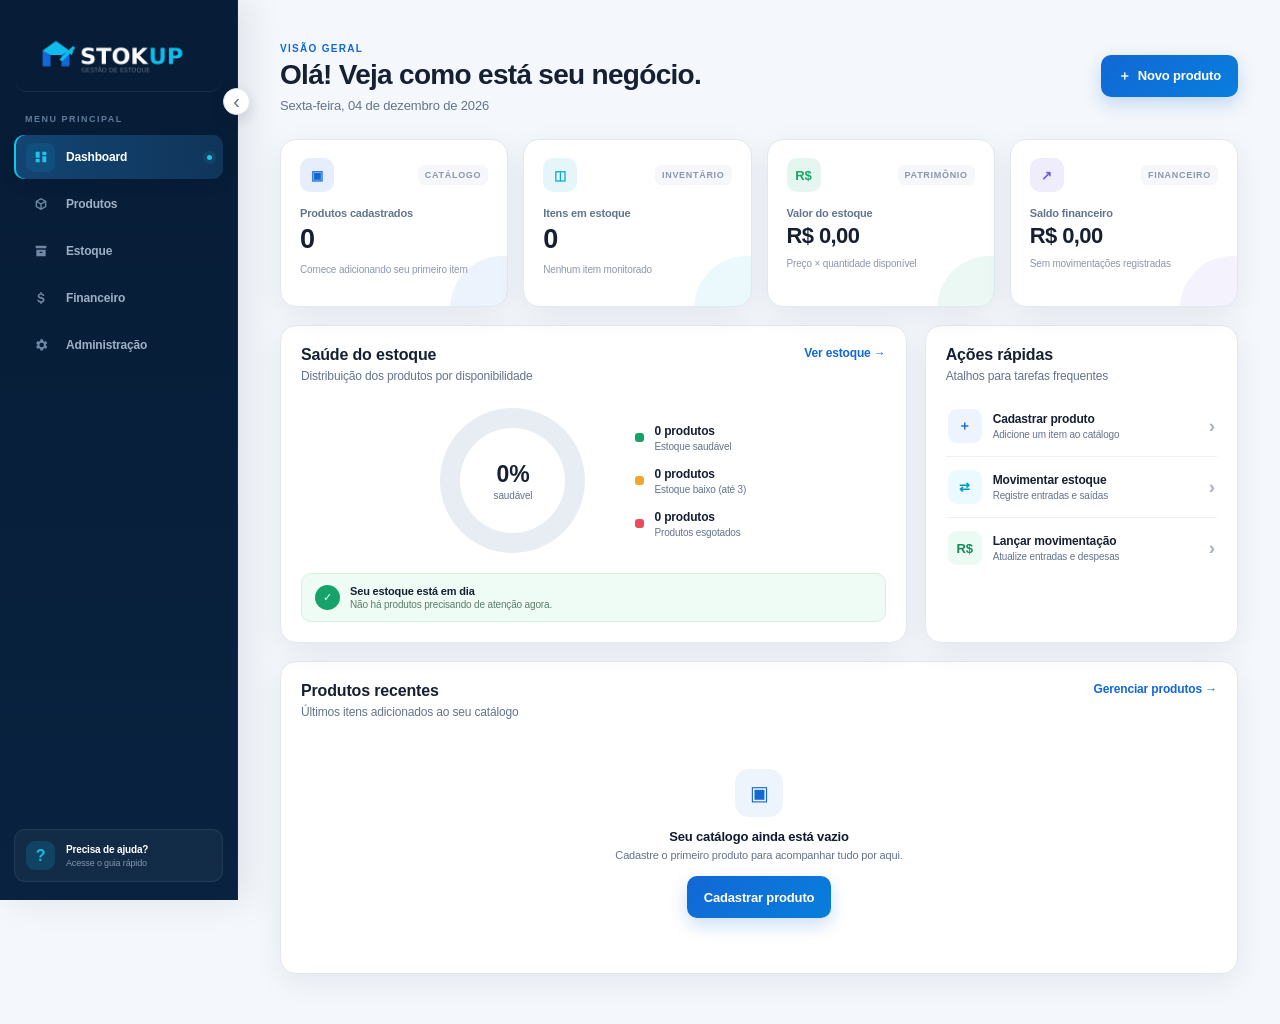
<file: index.html>
<!DOCTYPE html>
<html lang="pt-BR">
<head>
  <meta charset="UTF-8">
  <meta name="viewport" content="width=device-width, initial-scale=1.0">
  <meta name="description" content="Painel de gestão de estoque StokUP">
  <title>StokUP | Dashboard</title>
  <link rel="stylesheet" href="style.css">
</head>
<body>
  <div class="container">
    <aside class="sidebar">
      <a href="index.html" class="brand" aria-label="Ir para o dashboard">
        <img src="logo-stokup.png" alt="StokUP" class="logo-stokup">
      </a>
      <p class="nav-label">MENU PRINCIPAL</p>
      <nav aria-label="Menu principal"><ul>
        <li><a href="index.html" class="ativo">Dashboard</a></li>
        <li><a href="produtos.html">Produtos</a></li>
        <li><a href="estoque.html">Estoque</a></li>
        <li><a href="financeiro.html">Financeiro</a></li>
        <li><a href="administracao.html">Administração</a></li>
      </ul></nav>
      <div class="sidebar-footer">
        <div class="sidebar-help-icon" aria-hidden="true">?</div>
        <div><strong>Precisa de ajuda?</strong><span>Acesse o guia rápido</span></div>
      </div>
    </aside>

    <main class="main-content dashboard-page">
      <header class="page-header">
        <div>
          <span class="eyebrow">VISÃO GERAL</span>
          <h1>Olá! Veja como está seu negócio.</h1>
          <p id="dataAtual">Acompanhe os principais números da sua operação.</p>
        </div>
        <a class="primary-button" href="produtos.html#novo-produto"><span aria-hidden="true">＋</span> Novo produto</a>
      </header>

      <section class="metric-grid" aria-label="Resumo da operação">
        <article class="metric-card metric-blue">
          <div class="metric-top"><span class="metric-icon" aria-hidden="true">▣</span><span class="metric-tag">Catálogo</span></div>
          <p class="metric-label">Produtos cadastrados</p><strong class="metric-value" id="totalProdutos">0</strong>
          <span class="metric-detail" id="produtosDetail">Comece adicionando seu primeiro item</span>
        </article>
        <article class="metric-card metric-cyan">
          <div class="metric-top"><span class="metric-icon" aria-hidden="true">◫</span><span class="metric-tag">Inventário</span></div>
          <p class="metric-label">Itens em estoque</p><strong class="metric-value" id="totalEstoque">0</strong>
          <span class="metric-detail" id="estoqueDetail">Nenhum item monitorado</span>
        </article>
        <article class="metric-card metric-green">
          <div class="metric-top"><span class="metric-icon" aria-hidden="true">R$</span><span class="metric-tag">Patrimônio</span></div>
          <p class="metric-label">Valor do estoque</p><strong class="metric-value money" id="valorEstoque">R$ 0,00</strong>
          <span class="metric-detail">Preço × quantidade disponível</span>
        </article>
        <article class="metric-card metric-purple">
          <div class="metric-top"><span class="metric-icon" aria-hidden="true">↗</span><span class="metric-tag">Financeiro</span></div>
          <p class="metric-label">Saldo financeiro</p><strong class="metric-value money" id="totalFinanceiro">R$ 0,00</strong>
          <span class="metric-detail" id="financeiroDetail">Sem movimentações registradas</span>
        </article>
      </section>

      <section class="dashboard-grid">
        <article class="panel stock-panel">
          <div class="panel-header">
            <div><h2>Saúde do estoque</h2><p>Distribuição dos produtos por disponibilidade</p></div>
            <a href="estoque.html" class="text-link">Ver estoque <span>→</span></a>
          </div>
          <div class="stock-summary">
            <div class="donut" id="stockDonut" style="--available:0;--low:0" role="img" aria-label="Distribuição do estoque"><div><strong id="percentualSaudavel">0%</strong><span>saudável</span></div></div>
            <div class="stock-legend">
              <div><span class="legend-dot available"></span><p><strong id="estoqueSaudavel">0 produtos</strong><small>Estoque saudável</small></p></div>
              <div><span class="legend-dot low"></span><p><strong id="estoqueBaixo">0 produtos</strong><small>Estoque baixo (até 3)</small></p></div>
              <div><span class="legend-dot out"></span><p><strong id="estoqueEsgotado">0 produtos</strong><small>Produtos esgotados</small></p></div>
            </div>
          </div>
          <div class="stock-alert" id="stockAlert"><span aria-hidden="true">✓</span><p><strong>Seu estoque está em dia</strong><small>Não há produtos precisando de atenção agora.</small></p></div>
        </article>

        <article class="panel quick-panel">
          <div class="panel-header"><div><h2>Ações rápidas</h2><p>Atalhos para tarefas frequentes</p></div></div>
          <div class="quick-actions">
            <a href="produtos.html#novo-produto"><span class="quick-icon blue">＋</span><p><strong>Cadastrar produto</strong><small>Adicione um item ao catálogo</small></p><b>›</b></a>
            <a href="estoque.html"><span class="quick-icon cyan">⇄</span><p><strong>Movimentar estoque</strong><small>Registre entradas e saídas</small></p><b>›</b></a>
            <a href="financeiro.html"><span class="quick-icon green">R$</span><p><strong>Lançar movimentação</strong><small>Atualize entradas e despesas</small></p><b>›</b></a>
          </div>
        </article>
      </section>

      <section class="panel recent-panel">
        <div class="panel-header"><div><h2>Produtos recentes</h2><p>Últimos itens adicionados ao seu catálogo</p></div><a href="produtos.html" class="text-link">Gerenciar produtos <span>→</span></a></div>
        <div id="produtosRecentes" class="recent-products"></div>
      </section>
    </main>
  </div>
  <script src="menu.js"></script>
  <script src="admin.js"></script>
</body>
</html>
</file>
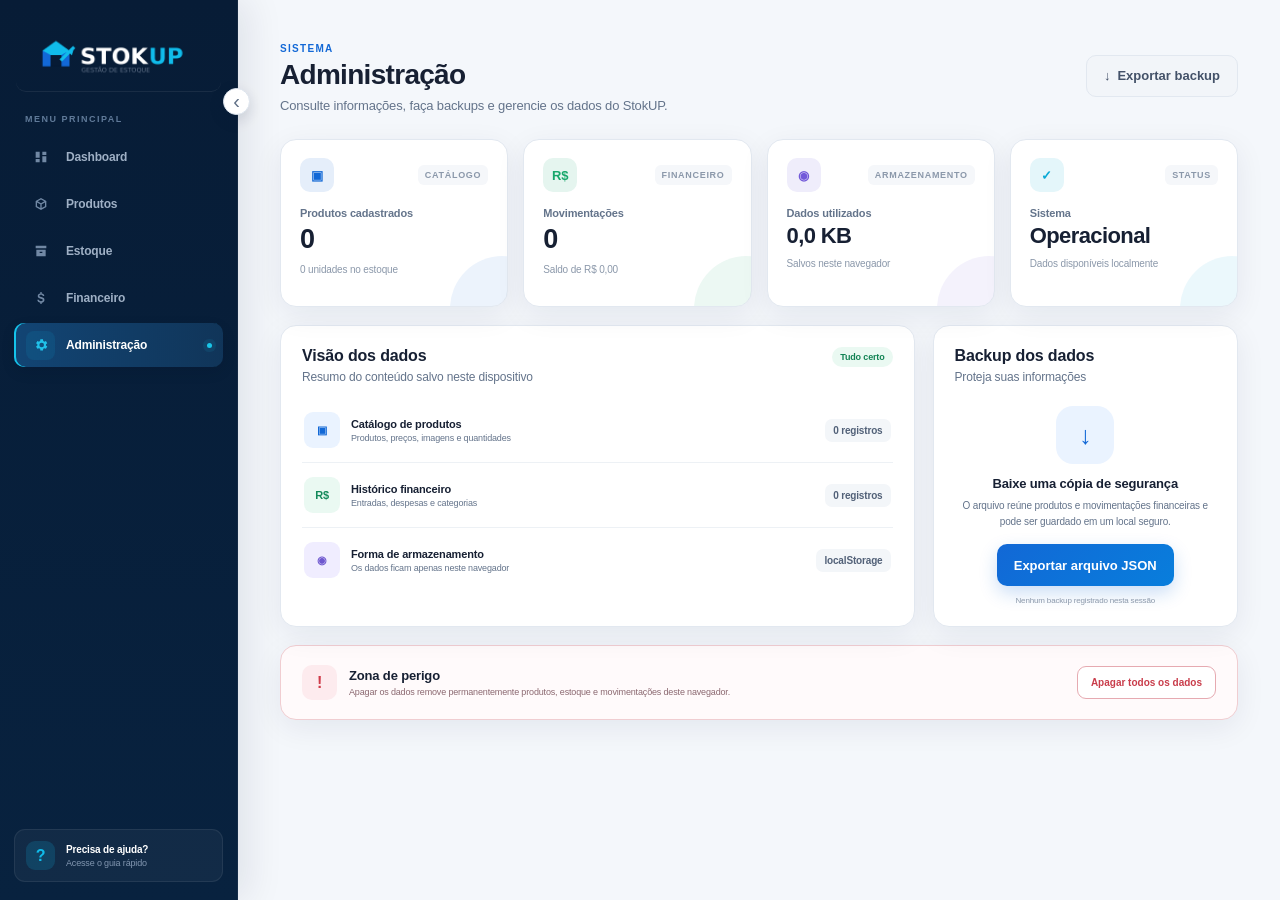
<file: administracao.html>
<!DOCTYPE html>
<html lang="pt-BR"><head><meta charset="UTF-8"><meta name="viewport" content="width=device-width, initial-scale=1.0"><meta name="description" content="Administração StokUP"><title>StokUP | Administração</title><link rel="stylesheet" href="style.css"></head>
<body><div class="container">
  <aside class="sidebar"><a href="index.html" class="brand" aria-label="Ir para o dashboard"><img src="logo-stokup.png" alt="StokUP" class="logo-stokup"></a><p class="nav-label">MENU PRINCIPAL</p><nav aria-label="Menu principal"><ul><li><a href="index.html">Dashboard</a></li><li><a href="produtos.html">Produtos</a></li><li><a href="estoque.html">Estoque</a></li><li><a href="financeiro.html">Financeiro</a></li><li><a href="administracao.html" class="ativo">Administração</a></li></ul></nav><div class="sidebar-footer"><div class="sidebar-help-icon">?</div><div><strong>Precisa de ajuda?</strong><span>Acesse o guia rápido</span></div></div></aside>
  <main class="main-content admin-page">
    <header class="page-header"><div><span class="eyebrow">SISTEMA</span><h1>Administração</h1><p>Consulte informações, faça backups e gerencie os dados do StokUP.</p></div><button class="secondary-button" id="exportarDados" type="button"><span>↓</span> Exportar backup</button></header>
    <section class="metric-grid admin-metrics">
      <article class="metric-card metric-blue"><div class="metric-top"><span class="metric-icon">▣</span><span class="metric-tag">Catálogo</span></div><p class="metric-label">Produtos cadastrados</p><strong class="metric-value" id="admProdutos">0</strong><span class="metric-detail" id="admUnidades">0 unidades no estoque</span></article>
      <article class="metric-card metric-green"><div class="metric-top"><span class="metric-icon">R$</span><span class="metric-tag">Financeiro</span></div><p class="metric-label">Movimentações</p><strong class="metric-value" id="admFinanceiro">0</strong><span class="metric-detail" id="admSaldo">Saldo de R$ 0,00</span></article>
      <article class="metric-card metric-purple"><div class="metric-top"><span class="metric-icon">◉</span><span class="metric-tag">Armazenamento</span></div><p class="metric-label">Dados utilizados</p><strong class="metric-value money" id="admStorage">0 KB</strong><span class="metric-detail">Salvos neste navegador</span></article>
      <article class="metric-card metric-cyan"><div class="metric-top"><span class="metric-icon">✓</span><span class="metric-tag">Status</span></div><p class="metric-label">Sistema</p><strong class="metric-value money">Operacional</strong><span class="metric-detail">Dados disponíveis localmente</span></article>
    </section>
    <section class="admin-grid">
      <article class="panel data-panel"><div class="panel-header"><div><h2>Visão dos dados</h2><p>Resumo do conteúdo salvo neste dispositivo</p></div><span class="status-pill normal">Tudo certo</span></div><div class="data-list"><div><span class="data-icon blue">▣</span><p><strong>Catálogo de produtos</strong><small>Produtos, preços, imagens e quantidades</small></p><b id="dataProdutos">0 registros</b></div><div><span class="data-icon green">R$</span><p><strong>Histórico financeiro</strong><small>Entradas, despesas e categorias</small></p><b id="dataFinanceiro">0 registros</b></div><div><span class="data-icon purple">◉</span><p><strong>Forma de armazenamento</strong><small>Os dados ficam apenas neste navegador</small></p><b>localStorage</b></div></div></article>
      <article class="panel backup-panel"><div class="panel-header"><div><h2>Backup dos dados</h2><p>Proteja suas informações</p></div></div><div class="backup-illustration">↓</div><h3>Baixe uma cópia de segurança</h3><p>O arquivo reúne produtos e movimentações financeiras e pode ser guardado em um local seguro.</p><button class="primary-button" id="exportarDadosCard" type="button">Exportar arquivo JSON</button><small id="ultimoBackup">Nenhum backup registrado nesta sessão</small></article>
    </section>
    <section class="panel danger-zone"><div class="danger-copy"><span>!</span><div><h2>Zona de perigo</h2><p>Apagar os dados remove permanentemente produtos, estoque e movimentações deste navegador.</p></div></div><button class="danger-outline" id="limpar" type="button">Apagar todos os dados</button></section>
  </main>
</div><dialog id="dialogLimpar" class="confirm-dialog"><div class="dialog-icon">!</div><h2>Apagar todos os dados?</h2><p>Produtos, quantidades e movimentações financeiras serão excluídos permanentemente deste navegador.</p><label class="confirmation-check"><input type="checkbox" id="confirmacaoLimpeza"> Entendo que esta ação não pode ser desfeita</label><div><button class="secondary-button" id="cancelarLimpeza" type="button">Cancelar</button><button class="danger-button" id="confirmarLimpeza" type="button" disabled>Apagar dados</button></div></dialog><div class="toast" id="toastAdmin" role="status" aria-live="polite"><span>✓</span><p><strong>Backup exportado</strong><small>O arquivo foi baixado com sucesso.</small></p></div><script src="menu.js"></script><script src="administracao.js"></script></body></html>
</file>
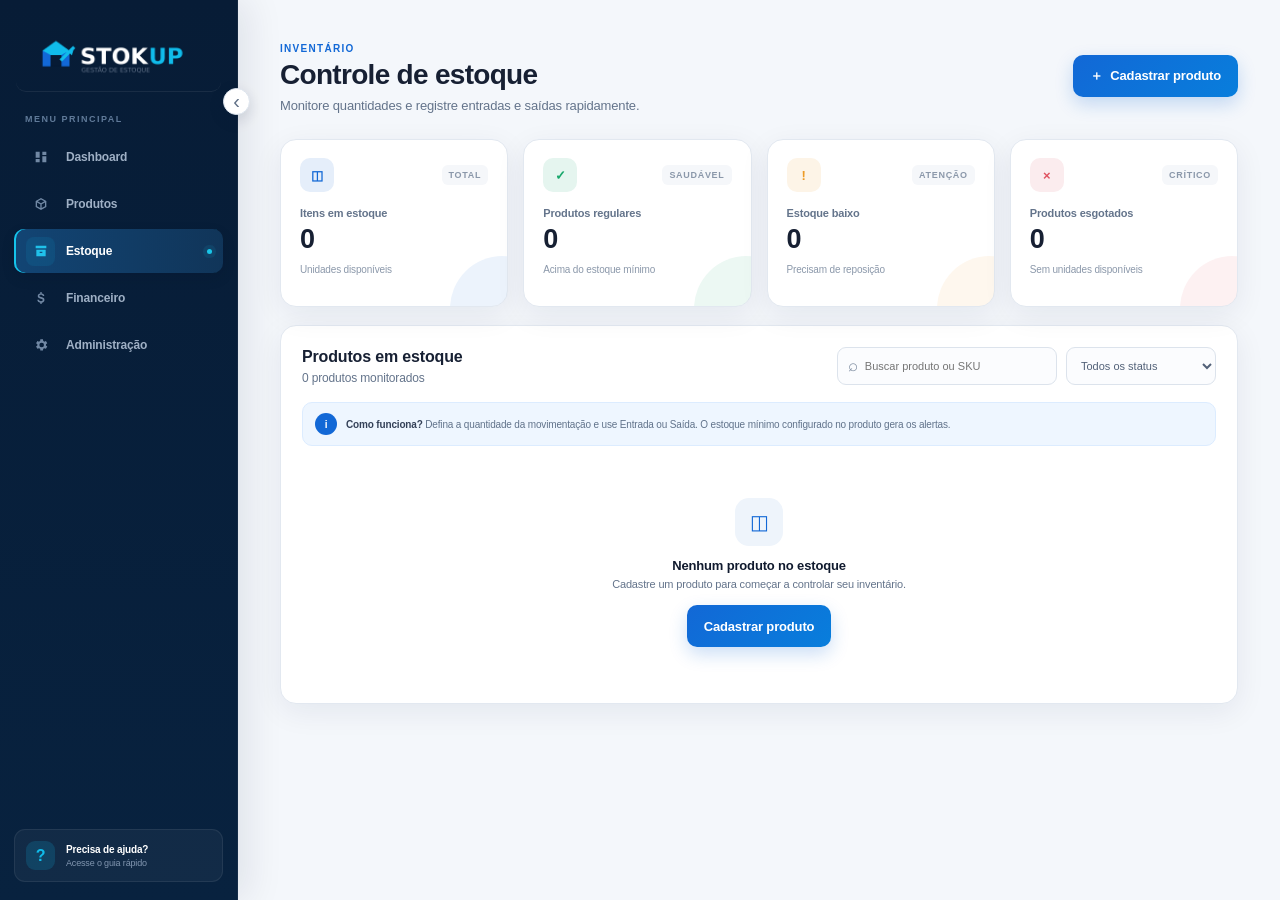
<file: estoque.html>
<!DOCTYPE html>
<html lang="pt-BR"><head><meta charset="UTF-8"><meta name="viewport" content="width=device-width, initial-scale=1.0"><meta name="description" content="Controle de estoque StokUP"><title>StokUP | Estoque</title><link rel="stylesheet" href="style.css"></head>
<body><div class="container">
  <aside class="sidebar"><a href="index.html" class="brand" aria-label="Ir para o dashboard"><img src="logo-stokup.png" alt="StokUP" class="logo-stokup"></a><p class="nav-label">MENU PRINCIPAL</p><nav aria-label="Menu principal"><ul><li><a href="index.html">Dashboard</a></li><li><a href="produtos.html">Produtos</a></li><li><a href="estoque.html" class="ativo">Estoque</a></li><li><a href="financeiro.html">Financeiro</a></li><li><a href="administracao.html">Administração</a></li></ul></nav><div class="sidebar-footer"><div class="sidebar-help-icon">?</div><div><strong>Precisa de ajuda?</strong><span>Acesse o guia rápido</span></div></div></aside>
  <main class="main-content stock-page">
    <header class="page-header"><div><span class="eyebrow">INVENTÁRIO</span><h1>Controle de estoque</h1><p>Monitore quantidades e registre entradas e saídas rapidamente.</p></div><a class="primary-button" href="produtos.html#novo-produto"><span>＋</span> Cadastrar produto</a></header>
    <section class="metric-grid stock-metrics">
      <article class="metric-card metric-blue"><div class="metric-top"><span class="metric-icon">◫</span><span class="metric-tag">Total</span></div><p class="metric-label">Itens em estoque</p><strong class="metric-value" id="estoqueTotal">0</strong><span class="metric-detail">Unidades disponíveis</span></article>
      <article class="metric-card metric-green"><div class="metric-top"><span class="metric-icon">✓</span><span class="metric-tag">Saudável</span></div><p class="metric-label">Produtos regulares</p><strong class="metric-value" id="estoqueRegular">0</strong><span class="metric-detail">Acima do estoque mínimo</span></article>
      <article class="metric-card metric-orange"><div class="metric-top"><span class="metric-icon">!</span><span class="metric-tag">Atenção</span></div><p class="metric-label">Estoque baixo</p><strong class="metric-value" id="estoqueAlerta">0</strong><span class="metric-detail">Precisam de reposição</span></article>
      <article class="metric-card metric-red"><div class="metric-top"><span class="metric-icon">×</span><span class="metric-tag">Crítico</span></div><p class="metric-label">Produtos esgotados</p><strong class="metric-value" id="estoqueZerado">0</strong><span class="metric-detail">Sem unidades disponíveis</span></article>
    </section>
    <section class="panel inventory-panel">
      <div class="catalog-header"><div><h2>Produtos em estoque</h2><p><span id="estoqueCount">0</span> produtos monitorados</p></div><div class="catalog-tools"><label class="search-box" for="buscaEstoque"><span>⌕</span><input id="buscaEstoque" type="search" placeholder="Buscar produto ou SKU"></label><select id="filtroStatus" aria-label="Filtrar estoque"><option value="todos">Todos os status</option><option value="normal">Estoque saudável</option><option value="baixo">Estoque baixo</option><option value="esgotado">Esgotados</option></select></div></div>
      <div class="inventory-note"><span>i</span><p><strong>Como funciona?</strong> Defina a quantidade da movimentação e use Entrada ou Saída. O estoque mínimo configurado no produto gera os alertas.</p></div>
      <div class="inventory-grid" id="estoqueLista"></div>
    </section>
  </main>
</div><div class="toast" id="toastEstoque" role="status" aria-live="polite"><span>✓</span><p><strong>Estoque atualizado</strong><small>A movimentação foi registrada.</small></p></div><script src="menu.js"></script><script src="estoque.js"></script></body></html>
</file>
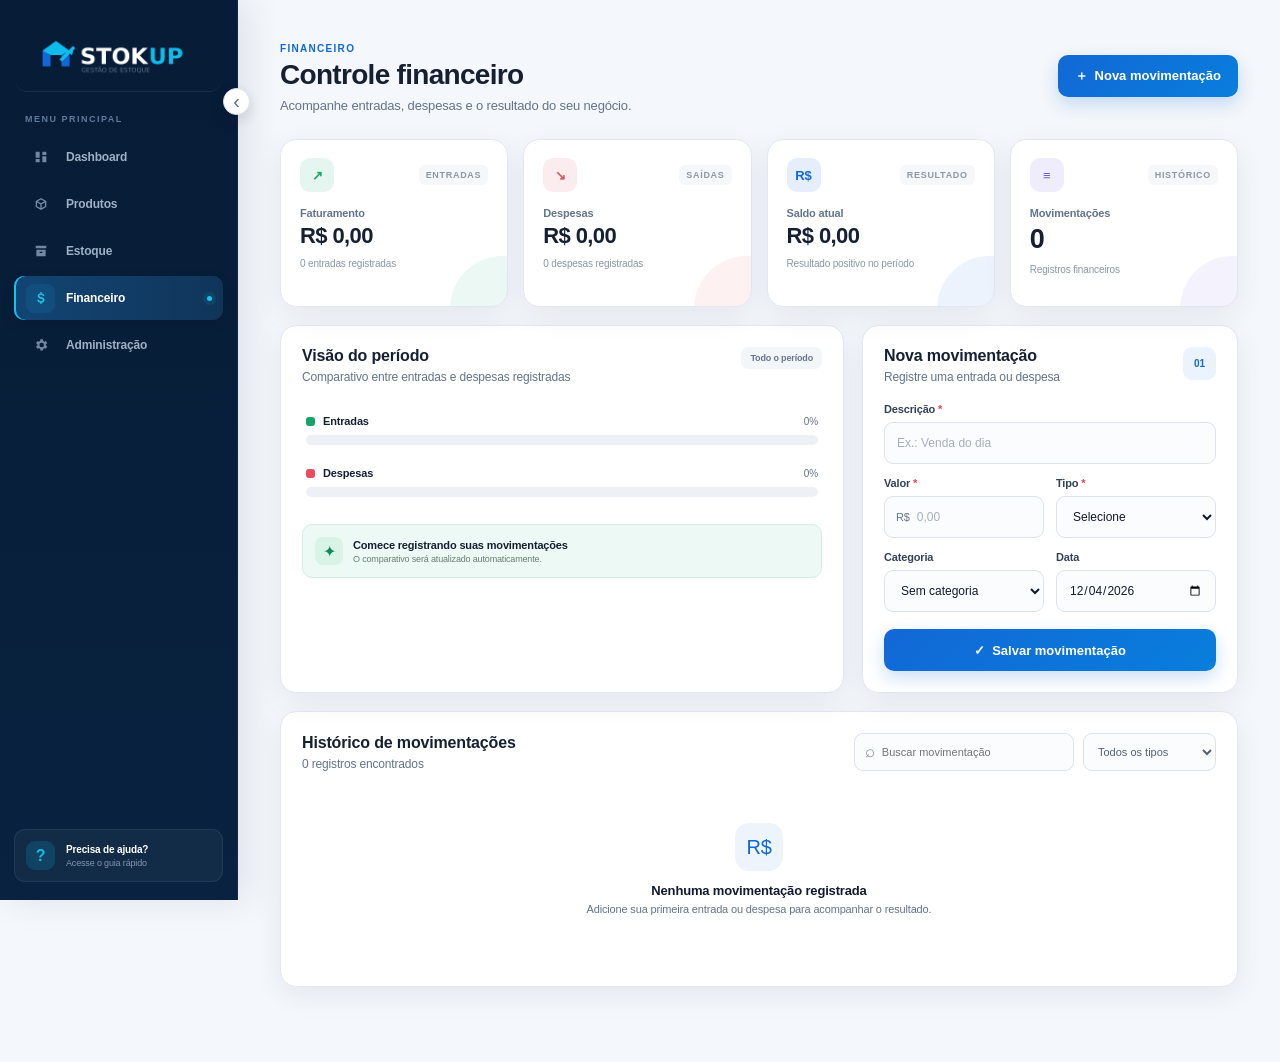
<file: financeiro.html>
<!DOCTYPE html>
<html lang="pt-BR">
<head>
  <meta charset="UTF-8"><meta name="viewport" content="width=device-width, initial-scale=1.0">
  <meta name="description" content="Controle financeiro StokUP"><title>StokUP | Financeiro</title><link rel="stylesheet" href="style.css">
</head>
<body><div class="container">
  <aside class="sidebar">
    <a href="index.html" class="brand" aria-label="Ir para o dashboard"><img src="logo-stokup.png" alt="StokUP" class="logo-stokup"></a>
    <p class="nav-label">MENU PRINCIPAL</p><nav aria-label="Menu principal"><ul>
      <li><a href="index.html">Dashboard</a></li><li><a href="produtos.html">Produtos</a></li><li><a href="estoque.html">Estoque</a></li><li><a href="financeiro.html" class="ativo">Financeiro</a></li><li><a href="administracao.html">Administração</a></li>
    </ul></nav>
    <div class="sidebar-footer"><div class="sidebar-help-icon">?</div><div><strong>Precisa de ajuda?</strong><span>Acesse o guia rápido</span></div></div>
  </aside>

  <main class="main-content finance-page">
    <header class="page-header"><div><span class="eyebrow">FINANCEIRO</span><h1>Controle financeiro</h1><p>Acompanhe entradas, despesas e o resultado do seu negócio.</p></div><button class="primary-button" id="novaMovimentacao" type="button"><span>＋</span> Nova movimentação</button></header>

    <section class="metric-grid finance-metrics" aria-label="Resumo financeiro">
      <article class="metric-card metric-green"><div class="metric-top"><span class="metric-icon">↗</span><span class="metric-tag">Entradas</span></div><p class="metric-label">Faturamento</p><strong class="metric-value money" id="faturamento">R$ 0,00</strong><span class="metric-detail" id="entradasDetail">Nenhuma entrada registrada</span></article>
      <article class="metric-card metric-red"><div class="metric-top"><span class="metric-icon">↘</span><span class="metric-tag">Saídas</span></div><p class="metric-label">Despesas</p><strong class="metric-value money" id="despesas">R$ 0,00</strong><span class="metric-detail" id="saidasDetail">Nenhuma saída registrada</span></article>
      <article class="metric-card metric-blue"><div class="metric-top"><span class="metric-icon">R$</span><span class="metric-tag">Resultado</span></div><p class="metric-label">Saldo atual</p><strong class="metric-value money" id="lucro">R$ 0,00</strong><span class="metric-detail" id="saldoDetail">Entradas menos despesas</span></article>
      <article class="metric-card metric-purple"><div class="metric-top"><span class="metric-icon">≡</span><span class="metric-tag">Histórico</span></div><p class="metric-label">Movimentações</p><strong class="metric-value" id="totalMovimentacoes">0</strong><span class="metric-detail">Registros financeiros</span></article>
    </section>

    <section class="finance-workspace">
      <article class="panel finance-overview">
        <div class="panel-header"><div><h2>Visão do período</h2><p>Comparativo entre entradas e despesas registradas</p></div><span class="period-chip">Todo o período</span></div>
        <div class="balance-visual">
          <div class="balance-row"><div><span class="legend-dot available"></span><strong>Entradas</strong><small id="entradaPercent">0%</small></div><div class="balance-track"><span id="entradaBar" class="income-bar"></span></div></div>
          <div class="balance-row"><div><span class="legend-dot out"></span><strong>Despesas</strong><small id="saidaPercent">0%</small></div><div class="balance-track"><span id="saidaBar" class="expense-bar"></span></div></div>
        </div>
        <div class="finance-insight" id="financeInsight"><span>✦</span><p><strong>Comece registrando suas movimentações</strong><small>O comparativo será atualizado automaticamente.</small></p></div>
      </article>

      <article class="panel finance-form-card" id="formMovimentacao">
        <div class="panel-header"><div><h2>Nova movimentação</h2><p>Registre uma entrada ou despesa</p></div><span class="section-step">01</span></div>
        <form id="financeiroForm" novalidate>
          <div class="field"><label for="descricaoFinanceira">Descrição <b>*</b></label><input type="text" id="descricaoFinanceira" placeholder="Ex.: Venda do dia" required><small class="field-error">Informe uma descrição.</small></div>
          <div class="finance-form-grid"><div class="field"><label for="valor">Valor <b>*</b></label><div class="input-prefix"><span>R$</span><input type="number" id="valor" min="0.01" step="0.01" placeholder="0,00" required></div><small class="field-error">Informe um valor maior que zero.</small></div><div class="field"><label for="tipo">Tipo <b>*</b></label><select id="tipo" required><option value="">Selecione</option><option value="entrada">Entrada</option><option value="saida">Despesa</option></select><small class="field-error">Selecione o tipo.</small></div></div>
          <div class="finance-form-grid"><div class="field"><label for="categoriaFinanceira">Categoria</label><select id="categoriaFinanceira"><option value="">Sem categoria</option><option>Vendas</option><option>Fornecedores</option><option>Operacional</option><option>Marketing</option><option>Impostos</option><option>Outros</option></select></div><div class="field"><label for="dataMovimentacao">Data</label><input type="date" id="dataMovimentacao"></div></div>
          <button type="submit" class="primary-button finance-submit"><span>✓</span> Salvar movimentação</button>
        </form>
      </article>
    </section>

    <section class="panel transaction-panel">
      <div class="catalog-header"><div><h2>Histórico de movimentações</h2><p id="transactionCount">0 registros encontrados</p></div><div class="catalog-tools"><label class="search-box" for="buscaFinanceira"><span>⌕</span><input type="search" id="buscaFinanceira" placeholder="Buscar movimentação"></label><select id="filtroTipo" aria-label="Filtrar movimentações"><option value="todos">Todos os tipos</option><option value="entrada">Entradas</option><option value="saida">Despesas</option></select></div></div>
      <div id="listaFinanceira" class="transaction-list"></div>
    </section>
  </main>
</div>
<dialog id="dialogFinanceiro" class="confirm-dialog"><div class="dialog-icon">!</div><h2>Excluir movimentação?</h2><p id="textoDialogFinanceiro">Esta ação não poderá ser desfeita.</p><div><button class="secondary-button" id="cancelarFinanceiro" type="button">Cancelar</button><button class="danger-button" id="confirmarFinanceiro" type="button">Sim, excluir</button></div></dialog>
<div class="toast" id="toastFinanceiro" role="status" aria-live="polite"><span>✓</span><p><strong>Movimentação salva</strong><small>O resumo financeiro foi atualizado.</small></p></div>
<script src="menu.js"></script><script src="financeiro.js"></script></body></html>
</file>
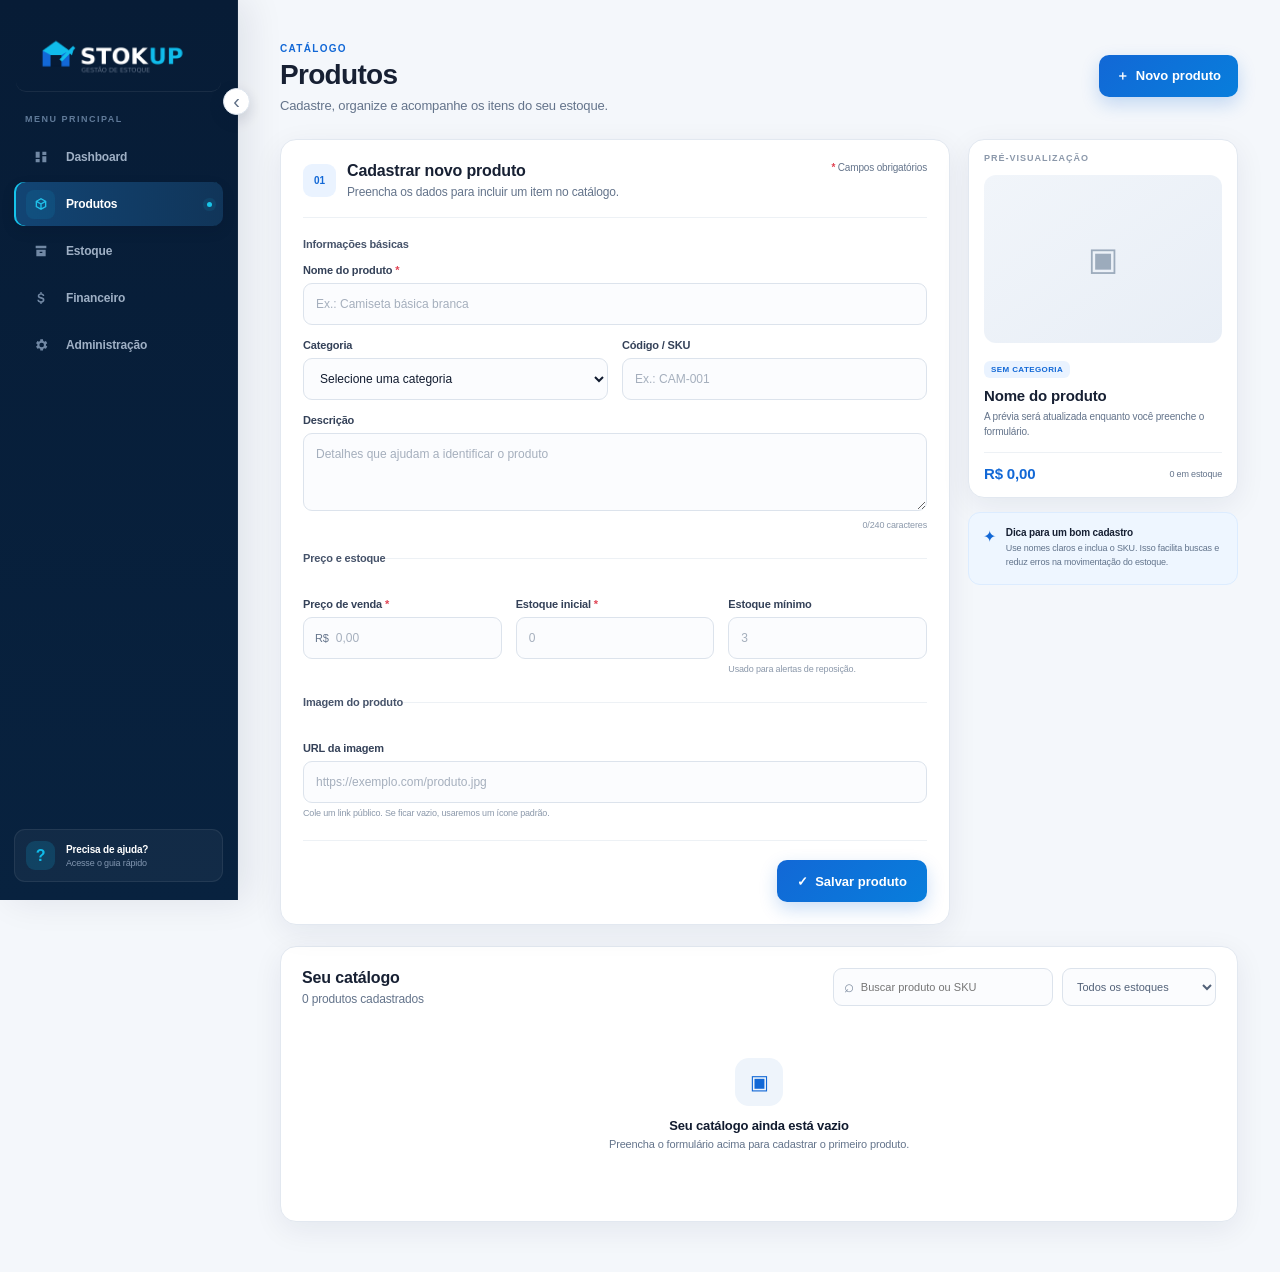
<file: produtos.html>
<!DOCTYPE html>
<html lang="pt-BR">
<head>
  <meta charset="UTF-8">
  <meta name="viewport" content="width=device-width, initial-scale=1.0">
  <meta name="description" content="Cadastro e gestão de produtos StokUP">
  <title>StokUP | Produtos</title>
  <link rel="stylesheet" href="style.css">
</head>
<body>
  <div class="container">
    <aside class="sidebar">
      <a href="index.html" class="brand" aria-label="Ir para o dashboard"><img src="logo-stokup.png" alt="StokUP" class="logo-stokup"></a>
      <p class="nav-label">MENU PRINCIPAL</p>
      <nav aria-label="Menu principal"><ul>
        <li><a href="index.html">Dashboard</a></li><li><a href="produtos.html" class="ativo">Produtos</a></li><li><a href="estoque.html">Estoque</a></li><li><a href="financeiro.html">Financeiro</a></li><li><a href="administracao.html">Administração</a></li>
      </ul></nav>
      <div class="sidebar-footer"><div class="sidebar-help-icon" aria-hidden="true">?</div><div><strong>Precisa de ajuda?</strong><span>Acesse o guia rápido</span></div></div>
    </aside>

    <main class="main-content products-page">
      <header class="page-header">
        <div><span class="eyebrow">CATÁLOGO</span><h1>Produtos</h1><p>Cadastre, organize e acompanhe os itens do seu estoque.</p></div>
        <button class="primary-button" type="button" id="focarFormulario"><span aria-hidden="true">＋</span> Novo produto</button>
      </header>

      <section class="product-workspace" id="novo-produto">
        <article class="panel product-form-card">
          <div class="panel-header form-heading">
            <div><span class="section-step">01</span><div><h2 id="formTitle">Cadastrar novo produto</h2><p id="formSubtitle">Preencha os dados para incluir um item no catálogo.</p></div></div>
            <span class="required-note"><b>*</b> Campos obrigatórios</span>
          </div>

          <form id="produtoForm" novalidate>
            <input type="hidden" id="editIndex" value="">
            <fieldset>
              <legend>Informações básicas</legend>
              <div class="form-grid">
                <div class="field field-wide"><label for="nome">Nome do produto <b>*</b></label><input type="text" id="nome" placeholder="Ex.: Camiseta básica branca" autocomplete="off" required><small class="field-error">Informe o nome do produto.</small></div>
                <div class="field"><label for="categoria">Categoria</label><select id="categoria"><option value="">Selecione uma categoria</option><option>Alimentos</option><option>Beleza</option><option>Casa</option><option>Eletrônicos</option><option>Moda</option><option>Outros</option></select></div>
                <div class="field"><label for="sku">Código / SKU</label><input type="text" id="sku" placeholder="Ex.: CAM-001" autocomplete="off"></div>
                <div class="field field-wide"><label for="descricao">Descrição</label><textarea id="descricao" rows="3" maxlength="240" placeholder="Detalhes que ajudam a identificar o produto"></textarea><small class="char-count"><span id="descricaoCount">0</span>/240 caracteres</small></div>
              </div>
            </fieldset>

            <fieldset>
              <legend>Preço e estoque</legend>
              <div class="form-grid three-columns">
                <div class="field"><label for="preco">Preço de venda <b>*</b></label><div class="input-prefix"><span>R$</span><input type="number" id="preco" placeholder="0,00" min="0" step="0.01" required></div><small class="field-error">Informe um preço válido.</small></div>
                <div class="field"><label for="quantidade">Estoque inicial <b>*</b></label><input type="number" id="quantidade" placeholder="0" min="0" step="1" required><small class="field-error">Informe a quantidade.</small></div>
                <div class="field"><label for="estoqueMinimo">Estoque mínimo</label><input type="number" id="estoqueMinimo" placeholder="3" min="0" step="1"><small class="field-hint">Usado para alertas de reposição.</small></div>
              </div>
            </fieldset>

            <fieldset>
              <legend>Imagem do produto</legend>
              <div class="field"><label for="imagem">URL da imagem</label><input type="url" id="imagem" placeholder="https://exemplo.com/produto.jpg"><small class="field-hint">Cole um link público. Se ficar vazio, usaremos um ícone padrão.</small></div>
            </fieldset>

            <div class="form-actions"><button type="button" class="secondary-button hidden" id="cancelarEdicao">Cancelar edição</button><button type="submit" class="primary-button" id="salvarProduto"><span aria-hidden="true">✓</span> Salvar produto</button></div>
          </form>
        </article>

        <aside class="product-side">
          <article class="panel preview-card">
            <span class="preview-label">PRÉ-VISUALIZAÇÃO</span><div class="product-preview-image" id="previewImage"><span aria-hidden="true">▣</span></div>
            <div class="preview-content"><span class="preview-category" id="previewCategory">Sem categoria</span><h3 id="previewName">Nome do produto</h3><p id="previewDescription">A prévia será atualizada enquanto você preenche o formulário.</p><div><strong id="previewPrice">R$ 0,00</strong><span id="previewStock">0 em estoque</span></div></div>
          </article>
          <article class="form-tip"><span aria-hidden="true">✦</span><div><strong>Dica para um bom cadastro</strong><p>Use nomes claros e inclua o SKU. Isso facilita buscas e reduz erros na movimentação do estoque.</p></div></article>
        </aside>
      </section>

      <section class="panel catalog-panel">
        <div class="catalog-header">
          <div><h2>Seu catálogo</h2><p><span id="catalogCount">0</span> produtos cadastrados</p></div>
          <div class="catalog-tools"><label class="search-box" for="buscaProduto"><span aria-hidden="true">⌕</span><input type="search" id="buscaProduto" placeholder="Buscar produto ou SKU"></label><select id="filtroEstoque" aria-label="Filtrar por estoque"><option value="todos">Todos os estoques</option><option value="normal">Em estoque</option><option value="baixo">Estoque baixo</option><option value="esgotado">Esgotado</option></select></div>
        </div>
        <div id="listaProdutos" class="product-list"></div>
      </section>
    </main>
  </div>

  <dialog id="confirmDialog" class="confirm-dialog"><div class="dialog-icon" aria-hidden="true">!</div><h2>Excluir produto?</h2><p id="confirmText">Esta ação não poderá ser desfeita.</p><div><button type="button" class="secondary-button" id="cancelarExclusao">Cancelar</button><button type="button" class="danger-button" id="confirmarExclusao">Sim, excluir</button></div></dialog>
  <div class="toast" id="toast" role="status" aria-live="polite"><span>✓</span><p><strong>Produto salvo</strong><small>O catálogo foi atualizado.</small></p></div>
  <script src="menu.js"></script>
  <script src="produtos.js"></script>
</body>
</html>
</file>
<file: style.css>
*{margin:0;padding:0;box-sizing:border-box}
:root{--navy:#071B35;--navy2:#0D294A;--blue:#1268D6;--cyan:#10BCEB;--bg:#F4F7FB;--white:#fff;--text:#172033;--muted:#64748B;--border:#E2E8F0;--green:#16A34A;--red:#DC2626;--orange:#EA8A00}
body{font-family:Inter,Segoe UI,Arial,sans-serif;background:var(--bg);color:var(--text);min-height:100vh}
a{text-decoration:none;color:inherit}
.container{display:flex;min-height:100vh}
.sidebar{width:255px;background:linear-gradient(180deg,var(--navy),#091F3A);color:#fff;padding:28px 18px;position:fixed;left:0;top:0;bottom:0;box-shadow:8px 0 30px rgba(7,27,53,.08);z-index:10}
.logo-stokup{width:205px;max-width:100%;height:auto;display:block;margin:0 auto 38px}
.sidebar nav ul{list-style:none}.sidebar li{margin:5px 0}
.sidebar a{display:flex;align-items:center;gap:11px;color:#B9C7D9;padding:13px 15px;border-radius:10px;font-size:14px;font-weight:650;transition:.2s}
.sidebar li a:before{content:'›';width:20px;height:20px;border-radius:6px;display:grid;place-items:center;color:#7F95B2;font-weight:900;font-size:16px}
.sidebar li:nth-child(1) a:before{content:'⌂'}.sidebar li:nth-child(2) a:before{content:'▣'}.sidebar li:nth-child(3) a:before{content:'◫'}.sidebar li:nth-child(4) a:before{content:'R$'}.sidebar li:nth-child(5) a:before{content:'⚙';font-size:14px}
.sidebar a:hover,.sidebar a.ativo{background:#102D50;color:#fff}.sidebar a.ativo{box-shadow:inset 3px 0 var(--cyan)}
.main-content{margin-left:255px;width:calc(100% - 255px);padding:38px 42px 50px}
.main-content header{display:flex;justify-content:space-between;align-items:flex-start;gap:20px;margin-bottom:28px}
.main-content header h1{font-size:30px;line-height:1.15;margin-bottom:7px}.main-content header p{color:var(--muted);font-size:14px}
.main-content header:before{content:'STOKUP • GESTÃO DE ESTOQUE';position:absolute;right:42px;top:40px;color:#94A3B8;font-size:10px;letter-spacing:1.3px;font-weight:800}
.cards{display:grid;grid-template-columns:repeat(3,minmax(0,1fr));gap:18px;margin-bottom:22px}
.card{background:var(--white);border:1px solid var(--border);border-radius:15px;padding:21px;box-shadow:0 6px 22px rgba(7,27,53,.045);position:relative;overflow:hidden}
.card:after{content:'';position:absolute;right:-25px;top:-30px;width:90px;height:90px;border-radius:50%;background:#EAF2FF;opacity:.75}
.card h3{font-size:12px;color:var(--muted);font-weight:700;margin-bottom:9px;position:relative;z-index:1}.card p{font-size:25px;font-weight:800;position:relative;z-index:1}.card:nth-child(1) h3{color:var(--blue)}.card:nth-child(2) h3{color:#0798C5}.card:nth-child(3) h3{color:var(--green)}
.actions{margin:5px 0 25px}.actions button,.actions a{display:inline-flex;align-items:center;justify-content:center;background:linear-gradient(135deg,var(--blue),#0D79E8);color:#fff;border:0;padding:12px 18px;border-radius:9px;font-size:13px;font-weight:750;cursor:pointer;box-shadow:0 7px 15px rgba(18,104,214,.18);transition:.2s}.actions button:hover,.actions a:hover{transform:translateY(-1px);filter:brightness(.96)}
.form-section,.lista-financeira{background:#fff;border:1px solid var(--border);border-radius:15px;padding:23px;margin-bottom:20px;box-shadow:0 6px 22px rgba(7,27,53,.035)}
.form-section h2,.lista-financeira h2{font-size:17px;margin-bottom:5px}.form-section>p{font-size:12px;color:var(--muted);margin-bottom:18px}
form{display:grid;grid-template-columns:repeat(2,minmax(0,1fr));gap:13px}form input,form select,form textarea{width:100%;border:1px solid var(--border);border-radius:9px;padding:12px 13px;font:inherit;font-size:13px;outline:none;background:#fff}form input:focus,form select:focus,form textarea:focus{border-color:#8AB7F1;box-shadow:0 0 0 3px #EAF2FF}form button{grid-column:1/-1;border:0;background:var(--blue);color:#fff;padding:12px;border-radius:9px;font-weight:750;cursor:pointer}
.lista-produtos,.lista-financeira ul{list-style:none;display:grid;gap:9px;margin-top:15px}.lista-produtos li,.lista-financeira li{background:#F8FAFC;border:1px solid var(--border);border-radius:10px;padding:13px}
.estoque-lista{display:grid;grid-template-columns:repeat(3,minmax(0,1fr));gap:16px}.estoque-card,.produto-card{background:#fff;border:1px solid var(--border);border-radius:14px;padding:19px;box-shadow:0 6px 20px rgba(7,27,53,.035)}
.estoque-card h3,.produto-card h3{font-size:15px;margin-bottom:8px}.estoque-card p,.produto-card p{font-size:13px;color:var(--muted);margin:4px 0}.estoque-card button,.produto-card button{border:0;border-radius:8px;padding:9px 12px;background:#EAF2FF;color:var(--blue);font-weight:750;cursor:pointer;margin:8px 5px 0 0}
.lista-financeira ul li{display:flex;justify-content:space-between;align-items:center}.lista-financeira li strong{font-size:14px}
@media(max-width:1000px){.cards{grid-template-columns:1fr 1fr}.estoque-lista{grid-template-columns:1fr 1fr}.main-content header:before{display:none}}
@media(max-width:760px){.container{display:block}.sidebar{position:relative;width:100%;padding:20px 16px}.logo-stokup{width:190px;margin-bottom:20px}.sidebar nav ul{display:grid;grid-template-columns:1fr 1fr}.main-content{margin-left:0;width:100%;padding:25px 16px}.main-content header{flex-direction:column}.cards,.estoque-lista{grid-template-columns:1fr}form{grid-template-columns:1fr}.form-section,.lista-financeira{padding:17px}}

/* Interface 2.0 ---------------------------------------------------------- */
:root{--surface:#fff;--surface-soft:#f7f9fc;--ink:#111b2f;--muted-2:#8b98aa;--shadow:0 8px 30px rgba(15,35,65,.07);--shadow-hover:0 14px 34px rgba(15,35,65,.11)}
html{scroll-behavior:smooth}
body{letter-spacing:-.01em}
button,input,select,textarea{font-family:inherit}
button:focus-visible,a:focus-visible,input:focus-visible,select:focus-visible,textarea:focus-visible{outline:3px solid rgba(16,188,235,.25);outline-offset:2px}
.brand{display:block}.nav-label{font-size:10px;font-weight:800;letter-spacing:1.4px;color:#637c9a;margin:0 15px 9px}
.sidebar{display:flex;flex-direction:column;padding:27px 18px 22px}
.sidebar nav{flex:1}.sidebar a{min-height:47px}
.sidebar-footer{display:flex;align-items:center;gap:11px;background:rgba(255,255,255,.06);border:1px solid rgba(255,255,255,.08);padding:13px;border-radius:12px;color:#fff}
.sidebar-help-icon{width:31px;height:31px;display:grid;place-items:center;border-radius:9px;background:rgba(16,188,235,.17);color:var(--cyan);font-weight:850;flex:0 0 auto}
.sidebar-footer strong,.sidebar-footer span{display:block}.sidebar-footer strong{font-size:11px}.sidebar-footer span{font-size:10px;color:#8196b0;margin-top:3px}
.main-content{max-width:1660px}
.page-header{position:relative;display:flex!important;align-items:center!important;justify-content:space-between!important;margin-bottom:26px!important}
.page-header:before{display:none!important}.page-header h1{font-size:28px!important;letter-spacing:-.7px;margin:3px 0 7px!important}.page-header p{font-size:13px!important}
.eyebrow{font-size:10px;font-weight:850;letter-spacing:1.3px;color:var(--blue)}
.primary-button,.secondary-button,.danger-button{min-height:42px;border:0;border-radius:10px;padding:0 17px;display:inline-flex;align-items:center;justify-content:center;gap:7px;font-weight:750;font-size:13px;cursor:pointer;transition:transform .18s,box-shadow .18s,background .18s}
.primary-button{color:#fff;background:linear-gradient(135deg,#1268d6,#087edc);box-shadow:0 7px 18px rgba(18,104,214,.22)}
.primary-button:hover{transform:translateY(-1px);box-shadow:0 10px 22px rgba(18,104,214,.28)}
.secondary-button{color:#445269;background:#f2f5f9;border:1px solid var(--border)}.secondary-button:hover{background:#e9eef5}
.danger-button{color:#fff;background:#dc3545}.danger-button:hover{background:#c92939}
.hidden{display:none!important}
.panel{background:var(--surface);border:1px solid var(--border);border-radius:16px;box-shadow:var(--shadow)}
.panel-header{display:flex;align-items:flex-start;justify-content:space-between;gap:16px}.panel-header h2,.catalog-header h2{font-size:16px;margin-bottom:5px}.panel-header p,.catalog-header p{font-size:12px;color:var(--muted)}
.text-link{font-size:12px;font-weight:750;color:var(--blue);white-space:nowrap}.text-link:hover span{margin-left:3px}.text-link span{display:inline-block;transition:.2s}

/* Dashboard */
.metric-grid{display:grid;grid-template-columns:repeat(4,minmax(0,1fr));gap:15px;margin-bottom:18px}
.metric-card{position:relative;min-height:168px;background:#fff;border:1px solid var(--border);border-radius:16px;padding:18px 19px;box-shadow:var(--shadow);overflow:hidden;transition:transform .2s,box-shadow .2s}
.metric-card:hover{transform:translateY(-2px);box-shadow:var(--shadow-hover)}.metric-card:after{content:'';position:absolute;width:105px;height:105px;border-radius:50%;right:-48px;bottom:-55px;background:var(--metric-color);opacity:.08}
.metric-blue{--metric-color:#1268d6}.metric-cyan{--metric-color:#08a9d5}.metric-green{--metric-color:#17a76b}.metric-purple{--metric-color:#7259d9}
.metric-top{display:flex;justify-content:space-between;align-items:center;margin-bottom:15px}.metric-icon{width:34px;height:34px;border-radius:10px;display:grid;place-items:center;background:color-mix(in srgb,var(--metric-color) 11%,white);color:var(--metric-color);font-size:13px;font-weight:850}.metric-tag{font-size:9px;text-transform:uppercase;letter-spacing:.7px;font-weight:800;color:var(--muted-2);background:#f5f7fa;padding:5px 7px;border-radius:6px}
.metric-label{font-size:11px;color:var(--muted);font-weight:650;margin-bottom:4px}.metric-value{font-size:27px;line-height:1.2;letter-spacing:-.6px;display:block}.metric-value.money{font-size:22px;margin-top:4px}.metric-detail{display:block;font-size:10px;color:var(--muted-2);margin-top:8px;white-space:nowrap;overflow:hidden;text-overflow:ellipsis}
.dashboard-grid{display:grid;grid-template-columns:minmax(0,1.5fr) minmax(280px,.75fr);gap:18px;margin-bottom:18px}.stock-panel,.quick-panel,.recent-panel{padding:20px}
.stock-summary{display:flex;align-items:center;justify-content:center;gap:50px;padding:25px 10px 20px}
.donut{width:145px;height:145px;border-radius:50%;flex:0 0 auto;background:conic-gradient(#16a36a 0 calc(var(--available)*1%),#f0a728 0 calc((var(--available) + var(--low))*1%),#e84b5b 0 100%);display:grid;place-items:center;position:relative}
.donut.empty{background:#e8edf3}.donut:before{content:'';position:absolute;width:105px;height:105px;border-radius:50%;background:#fff}.donut>div{position:relative;text-align:center}.donut strong,.donut span{display:block}.donut strong{font-size:23px}.donut span{font-size:10px;color:var(--muted);margin-top:2px}
.stock-legend{display:grid;gap:15px}.stock-legend>div{display:flex;align-items:center;gap:10px}.stock-legend p strong,.stock-legend p small{display:block}.stock-legend p strong{font-size:12px}.stock-legend p small{font-size:10px;color:var(--muted);margin-top:3px}.legend-dot{width:9px;height:9px;border-radius:3px}.legend-dot.available{background:#16a36a}.legend-dot.low{background:#f0a728}.legend-dot.out{background:#e84b5b}
.stock-alert{display:flex;align-items:center;gap:10px;background:#effbf5;border:1px solid #d2f1e1;border-radius:10px;padding:11px 13px}.stock-alert>span{width:25px;height:25px;display:grid;place-items:center;background:#16a36a;color:#fff;border-radius:50%;font-size:11px}.stock-alert p strong,.stock-alert p small{display:block}.stock-alert p strong{font-size:11px}.stock-alert p small{font-size:10px;color:#5c7e6d;margin-top:2px}.stock-alert.warning{background:#fff8eb;border-color:#f8e2b8}.stock-alert.warning>span{background:#f0a728}.stock-alert.warning p small{color:#876f40}
.quick-actions{display:grid;margin-top:13px}.quick-actions a{display:flex;align-items:center;gap:11px;padding:13px 2px;border-bottom:1px solid #edf1f5}.quick-actions a:last-child{border-bottom:0}.quick-actions a:hover b{transform:translateX(3px);color:var(--blue)}.quick-actions p{flex:1}.quick-actions strong,.quick-actions small{display:block}.quick-actions strong{font-size:12px}.quick-actions small{font-size:10px;color:var(--muted);margin-top:3px}.quick-actions b{font-size:19px;color:#a7b1bf;transition:.2s}.quick-icon{width:34px;height:34px;border-radius:9px;display:grid;place-items:center;font-size:13px;font-weight:850}.quick-icon.blue{background:#edf4ff;color:var(--blue)}.quick-icon.cyan{background:#eafaff;color:#069bc4}.quick-icon.green{background:#ebfaf3;color:#138b5b}
.recent-products{margin-top:15px}.recent-row{display:grid;grid-template-columns:minmax(200px,1.5fr) .7fr .65fr .7fr;align-items:center;gap:15px;padding:11px 4px;border-top:1px solid #edf1f5;font-size:12px}.recent-row.header{padding-top:7px;border-top:0;color:var(--muted-2);font-size:9px;font-weight:800;text-transform:uppercase;letter-spacing:.5px}.recent-product-info{display:flex;align-items:center;gap:10px;min-width:0}.recent-thumb{width:36px;height:36px;border-radius:9px;object-fit:cover;display:grid;place-items:center;background:#eff4fa;color:#7b8ba2;flex:0 0 auto}.recent-product-info p{min-width:0}.recent-product-info strong,.recent-product-info small{display:block;white-space:nowrap;overflow:hidden;text-overflow:ellipsis}.recent-product-info small{font-size:9px;color:var(--muted);margin-top:3px}.status-pill{display:inline-flex;width:max-content;padding:5px 8px;border-radius:20px;font-size:9px;font-weight:800}.status-pill.normal{color:#128354;background:#eaf9f2}.status-pill.baixo{color:#9a6909;background:#fff5de}.status-pill.esgotado{color:#bb3341;background:#fdecef}
.empty-state{text-align:center;padding:35px 20px;color:var(--muted)}.empty-state-icon{width:48px;height:48px;margin:0 auto 12px;border-radius:14px;display:grid;place-items:center;background:#eef4fb;color:var(--blue);font-size:20px}.empty-state strong{display:block;color:var(--ink);font-size:13px;margin-bottom:5px}.empty-state p{font-size:11px;margin-bottom:15px}

/* Cadastro de produtos */
.product-workspace{display:grid;grid-template-columns:minmax(0,1.55fr) minmax(270px,.58fr);gap:18px;align-items:start;margin-bottom:21px;scroll-margin-top:20px}.product-form-card{padding:22px}.form-heading{padding-bottom:18px;border-bottom:1px solid #edf1f5}.form-heading>div{display:flex;align-items:center;gap:11px}.section-step{width:33px;height:33px;border-radius:9px;display:grid;place-items:center;background:#eaf3ff;color:var(--blue);font-size:10px;font-weight:850}.required-note{font-size:10px;color:var(--muted)}.required-note b,.field label b{color:#e04454}
#produtoForm{display:block;margin-top:20px}#produtoForm fieldset{border:0;padding:0;margin:0 0 22px}#produtoForm fieldset+fieldset{border-top:1px solid #edf1f5;padding-top:20px}#produtoForm legend{font-size:11px;font-weight:800;color:#46536a;margin-bottom:14px}
.form-grid{display:grid;grid-template-columns:repeat(2,minmax(0,1fr));gap:14px}.form-grid.three-columns{grid-template-columns:repeat(3,minmax(0,1fr))}.field-wide{grid-column:1/-1}.field{position:relative}.field label{display:block;font-size:11px;font-weight:700;margin-bottom:7px;color:#344158}.field input,.field select,.field textarea{width:100%;border:1px solid #dce3ec;background:#fbfcfe;border-radius:9px;padding:11px 12px;font-size:12px;color:var(--ink);outline:0;transition:.18s}.field input,.field select{height:42px}.field textarea{resize:vertical;min-height:78px;line-height:1.5}.field input::placeholder,.field textarea::placeholder{color:#a5afbd}.field input:focus,.field select:focus,.field textarea:focus{background:#fff;border-color:#71a9eb;box-shadow:0 0 0 3px rgba(18,104,214,.08)}.field.invalid input,.field.invalid .input-prefix{border-color:#df5260}.field-error{display:none;color:#c93645;font-size:9px;margin-top:5px}.field.invalid .field-error{display:block}.field-hint,.char-count{display:block;font-size:9px;color:var(--muted-2);margin-top:5px}.char-count{text-align:right}.input-prefix{display:flex;align-items:center;border:1px solid #dce3ec;border-radius:9px;background:#fbfcfe;overflow:hidden;height:42px}.input-prefix span{font-size:11px;color:var(--muted);padding-left:11px}.input-prefix input{border:0!important;box-shadow:none!important;background:transparent!important;padding-left:7px}.form-actions{display:flex;align-items:center;justify-content:flex-end;gap:9px;border-top:1px solid #edf1f5;padding-top:19px}.form-actions .primary-button{min-width:150px}
.form-actions .secondary-button{background:#f2f5f9;color:#445269;padding:0 17px}.product-side{display:grid;gap:14px}.preview-card{overflow:hidden}.preview-label{display:block;padding:13px 15px 0;font-size:9px;font-weight:850;letter-spacing:1px;color:var(--muted-2)}.product-preview-image{height:168px;margin:12px 15px 0;border-radius:12px;display:grid;place-items:center;background:linear-gradient(145deg,#f1f5fa,#e8eef6);color:#9cabbc;font-size:32px;background-size:cover;background-position:center}.product-preview-image.has-image span{display:none}.preview-content{padding:15px}.preview-category{display:inline-flex;background:#eaf3ff;color:var(--blue);border-radius:6px;padding:4px 7px;font-size:8px;font-weight:800;text-transform:uppercase;letter-spacing:.4px}.preview-content h3{font-size:15px;margin:9px 0 5px;word-break:break-word}.preview-content>p{font-size:10px;color:var(--muted);line-height:1.5;min-height:30px}.preview-content>div{display:flex;justify-content:space-between;align-items:center;margin-top:13px;padding-top:12px;border-top:1px solid #edf1f5}.preview-content>div strong{font-size:15px;color:var(--blue)}.preview-content>div span{font-size:9px;color:var(--muted)}
.form-tip{display:flex;gap:10px;padding:14px;border-radius:12px;background:#eef6ff;border:1px solid #dcecff}.form-tip>span{color:var(--blue)}.form-tip strong{display:block;font-size:10px}.form-tip p{font-size:9px;line-height:1.55;color:#61738b;margin-top:4px}
.catalog-panel{padding:21px}.catalog-header{display:flex;justify-content:space-between;align-items:center;gap:18px}.catalog-tools{display:flex;gap:9px}.catalog-tools select,.search-box{height:38px;border:1px solid #dce3ec;border-radius:9px;background:#fbfcfe;font-size:11px;color:#526178}.catalog-tools select{padding:0 30px 0 10px}.search-box{display:flex;align-items:center;gap:7px;padding:0 10px;width:220px}.search-box span{font-size:17px;color:#8290a3}.search-box input{width:100%;border:0;outline:0;background:transparent;font-size:11px}.product-list{margin-top:17px}.product-list-head,.product-item{display:grid;grid-template-columns:minmax(220px,1.6fr) .75fr .7fr .65fr 82px;gap:12px;align-items:center}.product-list-head{padding:9px 12px;background:#f6f8fb;border-radius:8px;font-size:9px;text-transform:uppercase;letter-spacing:.5px;font-weight:800;color:var(--muted-2)}.product-item{padding:12px;border-bottom:1px solid #edf1f5;font-size:11px}.product-item:last-child{border-bottom:0}.product-main{display:flex;align-items:center;gap:11px;min-width:0}.product-thumb{width:42px;height:42px;flex:0 0 auto;border-radius:10px;background:#eff4fa;color:#8a99ab;display:grid;place-items:center;background-size:cover;background-position:center}.product-thumb.has-image span{display:none}.product-main p{min-width:0}.product-main strong,.product-main small{display:block;white-space:nowrap;overflow:hidden;text-overflow:ellipsis}.product-main strong{font-size:11px}.product-main small{color:var(--muted);font-size:9px;margin-top:4px}.product-price{font-weight:750}.product-actions{display:flex;gap:5px;justify-content:flex-end}.icon-button{width:31px;height:31px;border:1px solid #dfe5ed;border-radius:8px;background:#fff;color:#64748b;display:grid;place-items:center;cursor:pointer;font-size:12px;transition:.18s}.icon-button:hover{color:var(--blue);border-color:#a8c8ef;background:#f3f8ff}.icon-button.delete:hover{color:#d23e4d;border-color:#efbcc2;background:#fff5f6}
.confirm-dialog{border:0;border-radius:16px;padding:25px;width:min(390px,calc(100% - 32px));box-shadow:0 25px 80px rgba(9,26,52,.25);text-align:center;color:var(--ink)}.confirm-dialog::backdrop{background:rgba(7,27,53,.55);backdrop-filter:blur(3px)}.dialog-icon{width:44px;height:44px;border-radius:50%;display:grid;place-items:center;margin:0 auto 13px;background:#fff0f1;color:#d43b4a;font-weight:900}.confirm-dialog h2{font-size:18px}.confirm-dialog p{font-size:11px;color:var(--muted);margin:8px 0 20px}.confirm-dialog>div:last-child{display:flex;gap:9px;justify-content:center}
.toast{position:fixed;right:24px;bottom:24px;z-index:30;display:flex;align-items:center;gap:10px;min-width:270px;background:#10253e;color:#fff;padding:13px 15px;border-radius:12px;box-shadow:0 15px 40px rgba(7,27,53,.25);transform:translateY(100px);opacity:0;pointer-events:none;transition:.28s}.toast.show{transform:translateY(0);opacity:1}.toast>span{width:28px;height:28px;border-radius:50%;display:grid;place-items:center;background:#18a76e}.toast strong,.toast small{display:block}.toast strong{font-size:11px}.toast small{font-size:9px;color:#a9b6c6;margin-top:2px}

@media(max-width:1180px){.metric-grid{grid-template-columns:repeat(2,1fr)}.product-workspace{grid-template-columns:minmax(0,1fr) 260px}.stock-summary{gap:25px}.product-list-head,.product-item{grid-template-columns:minmax(180px,1.4fr) .7fr .65fr 75px}.product-list-head span:nth-child(4),.product-item>.status-pill{display:none}}
@media(max-width:920px){.dashboard-grid{grid-template-columns:1fr}.product-workspace{grid-template-columns:1fr}.product-side{grid-template-columns:1fr 1fr}.product-preview-image{height:145px}.form-tip{align-self:start}.main-content{padding:30px 25px 45px}.catalog-header{align-items:flex-start;flex-direction:column}.catalog-tools{width:100%}.search-box{flex:1}}
@media(max-width:760px){.sidebar{position:relative;width:100%;padding:14px 14px 10px}.brand{width:max-content;margin:auto}.logo-stokup{width:155px;margin:0 auto 12px}.nav-label,.sidebar-footer{display:none}.sidebar nav{overflow:auto}.sidebar nav ul{display:flex;grid-template-columns:none;gap:5px}.sidebar li{flex:0 0 auto}.sidebar a{min-height:39px;padding:9px 12px;font-size:12px}.sidebar li a:before{display:none}.main-content{padding:23px 15px 40px}.page-header{align-items:flex-start!important}.page-header h1{font-size:23px!important}.page-header .primary-button{min-height:39px;padding:0 12px}.metric-grid{grid-template-columns:1fr 1fr;gap:10px}.metric-card{min-height:155px;padding:15px}.metric-value{font-size:24px}.metric-value.money{font-size:18px}.dashboard-grid{gap:12px}.stock-summary{gap:20px}.recent-row{grid-template-columns:minmax(170px,1fr) .7fr}.recent-row>*:nth-child(3),.recent-row>*:nth-child(4){display:none}.form-grid.three-columns{grid-template-columns:1fr 1fr}.form-grid.three-columns .field:last-child{grid-column:1/-1}.product-side{grid-template-columns:1fr}.catalog-tools{flex-direction:column}.search-box{width:100%;flex:none}.catalog-tools select{width:100%}.product-list-head{display:none}.product-item{grid-template-columns:minmax(150px,1fr) auto;padding:13px 2px}.product-item>.product-price,.product-item>.stock-cell,.product-item>.status-pill{display:none}.toast{left:15px;right:15px;bottom:15px;min-width:0}}
@media(max-width:480px){.page-header{gap:13px}.page-header .primary-button{font-size:0;width:40px;padding:0}.page-header .primary-button span{font-size:18px}.metric-grid{grid-template-columns:1fr}.metric-card{min-height:145px}.stock-summary{flex-direction:column}.form-grid,.form-grid.three-columns{grid-template-columns:1fr}.form-grid.three-columns .field:last-child{grid-column:auto}.product-form-card,.catalog-panel{padding:16px}.required-note{display:none}.form-actions{flex-direction:column-reverse}.form-actions button{width:100%}.catalog-header{gap:13px}}

/* Financeiro ------------------------------------------------------------ */
.metric-red{--metric-color:#df5260}.metric-orange{--metric-color:#ed9b27}
.finance-workspace{display:grid;grid-template-columns:minmax(0,1.2fr) minmax(330px,.8fr);gap:18px;margin-bottom:18px}.finance-overview,.finance-form-card,.transaction-panel{padding:21px}.period-chip{font-size:9px;font-weight:750;color:#65758b;background:#f3f6f9;padding:6px 9px;border-radius:7px}
.balance-visual{display:grid;gap:22px;padding:31px 4px 27px}.balance-row>div:first-child{display:grid;grid-template-columns:auto 1fr auto;align-items:center;gap:8px;margin-bottom:8px}.balance-row strong{font-size:11px}.balance-row small{font-size:10px;color:var(--muted)}.balance-track{height:10px;border-radius:20px;background:#edf1f5;overflow:hidden}.balance-track span{display:block;height:100%;width:0;border-radius:inherit;transition:width .45s}.income-bar{background:linear-gradient(90deg,#12a66b,#40c78e)}.expense-bar{background:linear-gradient(90deg,#df5260,#ef818b)}
.finance-insight{display:flex;align-items:center;gap:10px;background:#edf9f4;border:1px solid #d4f0e3;padding:12px;border-radius:10px}.finance-insight>span{width:28px;height:28px;display:grid;place-items:center;border-radius:8px;background:#d8f4e7;color:#13895a}.finance-insight strong,.finance-insight small{display:block}.finance-insight strong{font-size:11px}.finance-insight small{font-size:9px;color:#648273;margin-top:3px}.finance-insight.negative{background:#fff3f4;border-color:#f5d9dc}.finance-insight.negative>span{background:#f9dfe2;color:#c93b49}.finance-insight.negative small{color:#90666b}
#financeiroForm{display:block;margin-top:19px}#financeiroForm>.field{margin-bottom:13px}.finance-form-grid{display:grid;grid-template-columns:1fr 1fr;gap:12px;margin-bottom:13px}#financeiroForm .finance-submit{width:100%;margin-top:4px;background:linear-gradient(135deg,#1268d6,#087edc);padding:0 17px}
.transaction-panel{margin-bottom:25px}.transaction-list{margin-top:17px}.transaction-head,.transaction-item{display:grid;grid-template-columns:minmax(230px,1.5fr) .65fr .55fr .7fr 42px;gap:13px;align-items:center}.transaction-head{background:#f6f8fb;color:var(--muted-2);border-radius:8px;padding:9px 12px;font-size:9px;text-transform:uppercase;letter-spacing:.5px;font-weight:800}.transaction-item{padding:12px;border-bottom:1px solid #edf1f5;font-size:11px}.transaction-main{display:flex;align-items:center;gap:10px;min-width:0}.transaction-main p{min-width:0}.transaction-main strong,.transaction-main small{display:block;overflow:hidden;text-overflow:ellipsis;white-space:nowrap}.transaction-main small{font-size:9px;color:var(--muted);margin-top:3px}.transaction-icon{width:35px;height:35px;display:grid;place-items:center;border-radius:9px;font-weight:850}.transaction-icon.entrada{background:#eaf9f2;color:#15915f}.transaction-icon.saida{background:#fdeff1;color:#d44251}.transaction-value{text-align:right}.transaction-value.entrada{color:#13895a}.transaction-value.saida{color:#d44251}

/* Estoque --------------------------------------------------------------- */
.inventory-panel{padding:21px;margin-bottom:25px}.inventory-note{display:flex;align-items:center;gap:9px;background:#eef6ff;border:1px solid #dcecff;border-radius:10px;padding:10px 12px;margin:17px 0}.inventory-note>span{width:22px;height:22px;border-radius:50%;display:grid;place-items:center;background:#1268d6;color:#fff;font-size:10px;font-weight:800}.inventory-note p{font-size:10px;color:#61738b}.inventory-note strong{color:#344158}
.inventory-grid{display:grid;grid-template-columns:repeat(3,minmax(0,1fr));gap:14px}.inventory-empty{grid-column:1/-1}.inventory-card{border:1px solid #e1e7ef;border-radius:14px;padding:16px;background:#fff;transition:.2s}.inventory-card:hover{transform:translateY(-2px);box-shadow:var(--shadow-hover)}.inventory-card-top{display:grid;grid-template-columns:auto minmax(0,1fr) auto;align-items:center;gap:10px}.inventory-thumb{width:43px;height:43px;display:grid;place-items:center;border-radius:10px;background:#eff4fa;color:#8494a8;background-size:cover;background-position:center}.inventory-thumb.has-image span{display:none}.inventory-card-top h3{font-size:12px;white-space:nowrap;overflow:hidden;text-overflow:ellipsis}.inventory-card-top p{font-size:9px;color:var(--muted);margin-top:4px;white-space:nowrap;overflow:hidden;text-overflow:ellipsis}
.inventory-numbers{display:grid;grid-template-columns:1fr 1fr;border:1px solid #edf1f5;border-radius:10px;margin:16px 0 13px}.inventory-numbers>div{padding:11px}.inventory-numbers>div+div{border-left:1px solid #edf1f5}.inventory-numbers small,.inventory-numbers strong,.inventory-numbers span{display:block}.inventory-numbers small{font-size:8px;color:var(--muted);text-transform:uppercase;letter-spacing:.4px}.inventory-numbers strong{display:inline;font-size:20px;margin-right:3px}.inventory-numbers span{display:inline;font-size:8px;color:var(--muted)}.inventory-health>div:first-child{display:flex;justify-content:space-between;font-size:9px;margin-bottom:6px}.inventory-health b{font-size:9px}.inventory-health.normal b{color:#13895a}.inventory-health.baixo b{color:#a36c08}.inventory-health.esgotado b{color:#c53a48}.health-track{height:6px;border-radius:10px;background:#edf1f5;overflow:hidden}.health-track span{display:block;height:100%;border-radius:inherit}.inventory-health.normal .health-track span{background:#19a76d}.inventory-health.baixo .health-track span{background:#eda329}.inventory-health.esgotado .health-track span{background:#df5260}
.stock-controls{display:grid;grid-template-columns:55px 1fr 1fr;gap:7px;margin-top:15px}.stock-controls input{width:100%;border:1px solid #dce3ec;border-radius:8px;text-align:center;font-size:11px;outline:0}.stock-action{border:0;border-radius:8px;padding:9px 6px;font-size:10px;font-weight:800;cursor:pointer}.stock-action.entry{background:#eaf3ff;color:#1268d6}.stock-action.exit{background:#fff1f2;color:#cf4351}.stock-action:disabled{opacity:.4;cursor:not-allowed}

/* Administração --------------------------------------------------------- */
.admin-grid{display:grid;grid-template-columns:minmax(0,1.35fr) minmax(300px,.65fr);gap:18px;margin-bottom:18px}.data-panel,.backup-panel{padding:21px}.data-list{display:grid;margin-top:14px}.data-list>div{display:flex;align-items:center;gap:11px;padding:14px 2px;border-bottom:1px solid #edf1f5}.data-list>div:last-child{border:0}.data-icon{width:36px;height:36px;border-radius:9px;display:grid;place-items:center;font-size:11px;font-weight:850}.data-icon.blue{color:#1268d6;background:#eaf3ff}.data-icon.green{color:#13895a;background:#eaf9f2}.data-icon.purple{color:#6e57cf;background:#f0edff}.data-list p{flex:1}.data-list strong,.data-list small{display:block}.data-list strong{font-size:11px}.data-list small{font-size:9px;color:var(--muted);margin-top:3px}.data-list b{font-size:10px;color:#526178;background:#f3f6f9;padding:6px 8px;border-radius:7px}
.backup-panel{text-align:center}.backup-panel .panel-header{text-align:left}.backup-illustration{width:58px;height:58px;margin:22px auto 12px;border-radius:17px;background:#eaf3ff;color:#1268d6;display:grid;place-items:center;font-size:25px;font-weight:800}.backup-panel h3{font-size:13px}.backup-panel>p{font-size:10px;color:var(--muted);line-height:1.55;max-width:300px;margin:7px auto 15px}.backup-panel>small{display:block;color:var(--muted-2);font-size:8px;margin-top:10px}
.danger-zone{display:flex;align-items:center;justify-content:space-between;gap:20px;padding:19px 21px;border-color:#f0cdd1;background:#fffafb;margin-bottom:25px}.danger-copy{display:flex;align-items:center;gap:12px}.danger-copy>span{width:35px;height:35px;border-radius:10px;display:grid;place-items:center;background:#fdebee;color:#cf3c4a;font-weight:900}.danger-copy h2{font-size:13px}.danger-copy p{font-size:9px;color:#8b6870;margin-top:4px}.danger-outline{border:1px solid #e6aab1;background:#fff;color:#c93d4b;border-radius:9px;padding:10px 13px;font-size:10px;font-weight:800;cursor:pointer}.danger-outline:hover{background:#fff0f2}.confirmation-check{display:flex;align-items:flex-start;gap:7px;text-align:left;background:#f7f9fb;padding:10px;border-radius:8px;font-size:10px;color:#526178;margin:-7px 0 17px}.confirmation-check input{margin-top:1px}.danger-button:disabled{opacity:.45;cursor:not-allowed}

@media(max-width:1180px){.inventory-grid{grid-template-columns:repeat(2,minmax(0,1fr))}.transaction-head,.transaction-item{grid-template-columns:minmax(200px,1.4fr) .65fr .6fr 42px}.transaction-head span:nth-child(3),.transaction-item>.status-pill{display:none}}
@media(max-width:920px){.finance-workspace,.admin-grid{grid-template-columns:1fr}.inventory-grid{grid-template-columns:1fr 1fr}.finance-overview{min-height:300px}}
@media(max-width:760px){.finance-metrics,.stock-metrics,.admin-metrics{grid-template-columns:1fr 1fr}.transaction-head{display:none}.transaction-item{grid-template-columns:minmax(160px,1fr) auto auto}.transaction-item>span:nth-child(2),.transaction-item>.status-pill{display:none}.inventory-grid{grid-template-columns:1fr}.danger-zone{align-items:flex-start;flex-direction:column}.danger-outline{width:100%}}
@media(max-width:480px){.finance-metrics,.stock-metrics,.admin-metrics{grid-template-columns:1fr}.finance-form-grid{grid-template-columns:1fr}.transaction-item{grid-template-columns:minmax(140px,1fr) auto}.transaction-item>.transaction-value{display:none}.inventory-card-top{grid-template-columns:auto minmax(0,1fr)}.inventory-card-top>.status-pill{grid-column:1/-1}.stock-controls{grid-template-columns:48px 1fr 1fr}.data-list>div{align-items:flex-start;flex-wrap:wrap}.data-list b{margin-left:47px}}

/* Menu lateral 2.0 ------------------------------------------------------ */
.sidebar{width:238px;padding:22px 14px 18px;background:linear-gradient(180deg,#071c36 0%,#08223f 100%);border-right:1px solid rgba(255,255,255,.05);box-shadow:10px 0 35px rgba(7,27,53,.09);transition:width .25s ease,transform .25s ease}
.main-content{margin-left:238px;width:calc(100% - 238px);transition:margin-left .25s ease,width .25s ease}
.sidebar .brand{height:70px;display:flex;align-items:center;justify-content:center;margin:0 2px 22px;border-bottom:1px solid rgba(255,255,255,.07);overflow:hidden;flex:0 0 auto}
.sidebar .logo-stokup{width:170px;max-width:none;margin:0;transition:opacity .15s,transform .25s}
.brand-monogram{display:none;width:38px;height:38px;border-radius:11px;background:linear-gradient(145deg,#1689f0,#11c1e9);color:#fff;font-size:20px;font-weight:900;place-items:center;box-shadow:0 7px 16px rgba(16,188,235,.18)}
.sidebar .nav-label{font-size:9px;letter-spacing:1.5px;margin:0 11px 8px;color:#607a99;transition:opacity .15s}
.sidebar nav ul{display:block}.sidebar li{margin:3px 0}.sidebar nav a{position:relative;min-height:44px;padding:0 12px;border-radius:10px;gap:11px;font-size:12px;font-weight:680;color:#9fb0c5;white-space:nowrap;overflow:hidden;box-shadow:none}
.sidebar nav a:before{display:none!important}.sidebar nav a:hover{background:rgba(255,255,255,.055);color:#fff;transform:translateX(2px)}.sidebar nav a.ativo{background:linear-gradient(90deg,rgba(19,72,121,.92),rgba(17,55,92,.92));color:#fff;box-shadow:inset 2px 0 #15c4eb,0 5px 14px rgba(3,14,29,.1)}
.sidebar nav a.ativo:after{content:'';position:absolute;right:11px;width:5px;height:5px;border-radius:50%;background:#19c5e8;box-shadow:0 0 0 4px rgba(25,197,232,.09)}
.nav-icon{width:29px;height:29px;display:grid;place-items:center;border-radius:8px;flex:0 0 auto;color:#7188a4;transition:.18s}.nav-icon svg{width:16px;height:16px;fill:currentColor}.sidebar nav a:hover .nav-icon{color:#a8bad0;background:rgba(255,255,255,.05)}.sidebar nav a.ativo .nav-icon{color:#20c1ea;background:rgba(18,185,229,.1)}.nav-text{overflow:hidden;text-overflow:ellipsis}
.sidebar .sidebar-footer{padding:11px;margin-top:14px;border-radius:11px;background:rgba(255,255,255,.045);border-color:rgba(255,255,255,.07);transition:opacity .15s}.sidebar .sidebar-help-icon{width:29px;height:29px}.sidebar .sidebar-footer strong{font-size:10px}.sidebar .sidebar-footer span{font-size:9px}
.sidebar-toggle{position:absolute;right:-13px;top:88px;width:27px;height:27px;border-radius:50%;border:1px solid #dce4ed;background:#fff;color:#607086;display:grid;place-items:center;cursor:pointer;box-shadow:0 5px 15px rgba(7,27,53,.15);z-index:2;transition:.2s}.sidebar-toggle:hover{color:var(--blue);transform:scale(1.06)}.sidebar-toggle span{font-size:20px;line-height:1;margin-top:-2px}
.mobile-menu-button,.menu-overlay{display:none}
body.sidebar-collapsed .sidebar{width:82px;padding-left:12px;padding-right:12px}body.sidebar-collapsed .main-content{margin-left:82px;width:calc(100% - 82px)}body.sidebar-collapsed .sidebar .brand{margin-left:0;margin-right:0}body.sidebar-collapsed .logo-stokup{display:none}body.sidebar-collapsed .brand-monogram{display:grid}body.sidebar-collapsed .nav-label{opacity:0;height:9px;margin-left:0;margin-right:0}body.sidebar-collapsed .sidebar nav a{padding:0 8px;justify-content:center}body.sidebar-collapsed .nav-text,body.sidebar-collapsed .sidebar-footer{display:none}body.sidebar-collapsed .sidebar nav a.ativo:after{right:5px}body.sidebar-collapsed .sidebar-toggle span{transform:rotate(180deg);margin-top:2px}body.sidebar-collapsed .nav-icon{width:32px;height:32px}

@media(max-width:760px){
  body{padding-top:0}.sidebar{position:fixed;display:flex;width:278px;top:0;bottom:0;left:0;padding:18px 14px;transform:translateX(-105%);z-index:50;box-shadow:18px 0 50px rgba(3,17,34,.28)}
  .main-content,body.sidebar-collapsed .main-content{margin-left:0;width:100%;padding-top:75px}
  .sidebar .brand{height:63px;margin-bottom:17px}.sidebar .logo-stokup{display:block;width:164px;margin:0}.sidebar .nav-label{display:block;opacity:1;height:auto;margin:0 11px 8px}.sidebar nav{overflow:visible}.sidebar nav ul{display:block}.sidebar li{display:block}.sidebar nav a{min-height:45px;padding:0 12px;font-size:12px}.sidebar nav a:before{display:none}.sidebar .sidebar-footer{display:flex;margin-top:auto}.sidebar-toggle{display:none}.brand-monogram{display:none!important}
  .mobile-menu-button{position:fixed;display:flex;flex-direction:column;align-items:center;justify-content:center;gap:4px;left:16px;top:17px;width:41px;height:41px;border:1px solid #dce4ed;border-radius:11px;background:#fff;box-shadow:0 5px 18px rgba(7,27,53,.12);z-index:55;cursor:pointer}.mobile-menu-button span{display:block;width:17px;height:2px;border-radius:3px;background:#24354c;transition:.2s}.menu-open .mobile-menu-button span:nth-child(1){transform:translateY(6px) rotate(45deg)}.menu-open .mobile-menu-button span:nth-child(2){opacity:0}.menu-open .mobile-menu-button span:nth-child(3){transform:translateY(-6px) rotate(-45deg)}
  .menu-overlay{position:fixed;display:block;inset:0;border:0;background:rgba(5,20,39,.48);backdrop-filter:blur(2px);z-index:45;opacity:0;visibility:hidden;transition:.22s}.menu-open .sidebar{transform:translateX(0)}.menu-open .menu-overlay{opacity:1;visibility:visible}.menu-open{overflow:hidden}
}
</file>
